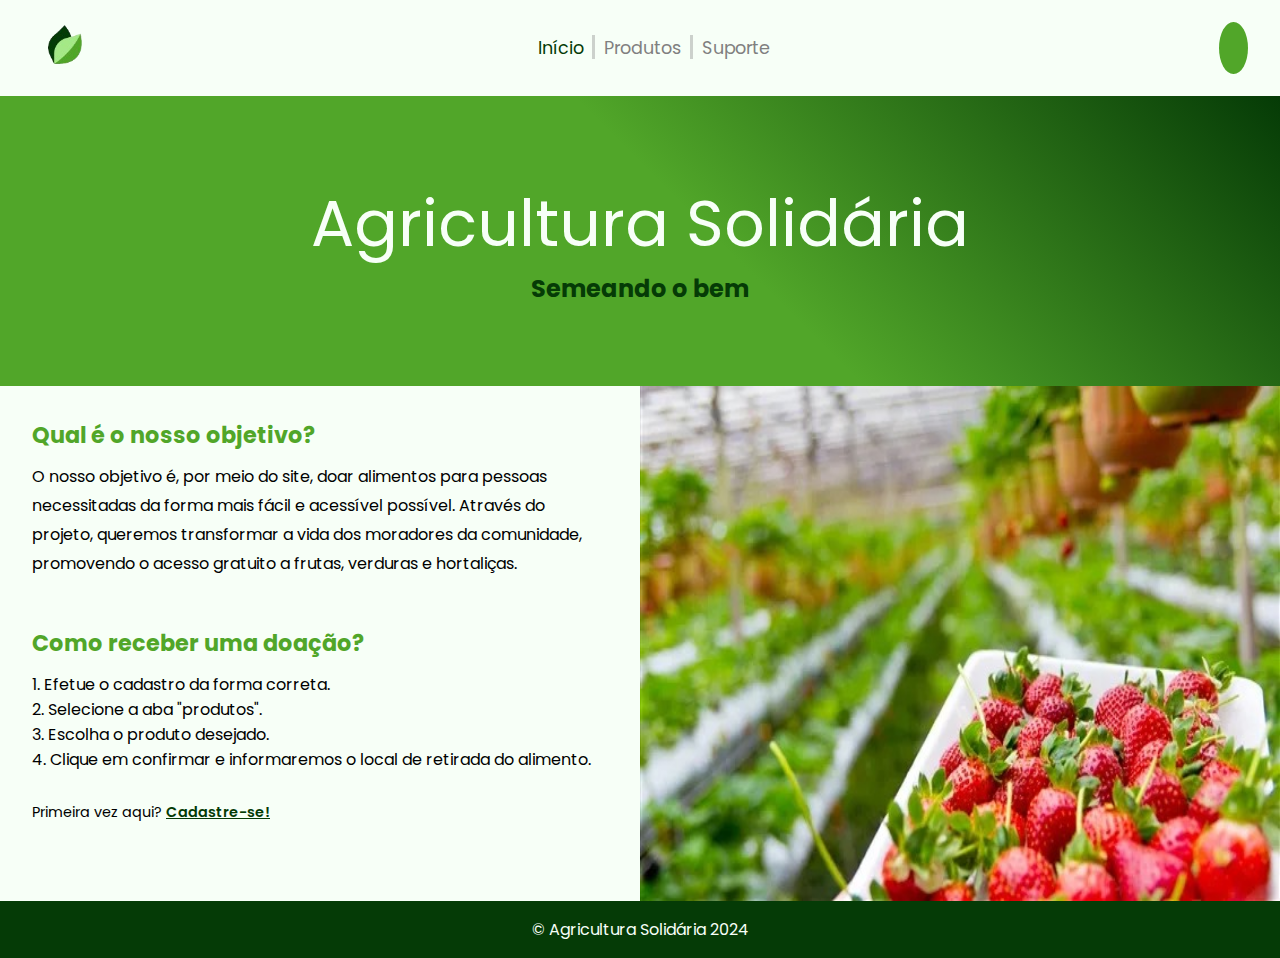
<file: src/index.html>
<!DOCTYPE html>
<html lang="en">

<head>
    <meta charset="UTF-8">
    <meta http-equiv="X-UA-Compatible" content="IE=edge">
    <meta name="viewport" content="width=device-width, initial-scale=1.0">
    <title>Agricultura Solidária</title>
    <link rel="stylesheet" href="estilos/style.css">
    <link rel="stylesheet" href="estilos/inicio.css">
    <!-- Font Awesome -->
    <link rel="stylesheet" href="https://cdnjs.cloudflare.com/ajax/libs/font-awesome/6.6.0/css/all.min.css"
        integrity="sha512-Kc323vGBEqzTmouAECnVceyQqyqdsSiqLQISBL29aUW4U/M7pSPA/gEUZQqv1cwx4OnYxTxve5UMg5GT6L4JJg=="
        crossorigin="anonymous" referrerpolicy="no-referrer" />
</head>

<body>
    <header>
        <img src="img/logotipo.png" alt="Logo do Projeto" class="logo">
        <nav>
            <ul class="menu-lista">
                <a class=actived-link href="index.html">
                    <li class="menu-item">Início</li>
                </a>
                <div class="barra"></div> <!-- barra para estilização -->
                <a href="produtos.html">
                    <li class="menu-item">Produtos</li>
                </a>
                <div class="barra"></div>
                <a href="suporte.html">
                    <li class="menu-item">Suporte</li>
                </a>
            </ul>
        </nav>
        <div class="icone-login">
            <a href="login.html"><i class="fa-solid fa-user"></i></a>
        </div>
    </header>

    <main class="inicio">
        <div class="titulos-container">
            <h1 class="titulo">Agricultura Solidária</h1>
            <h2>Semeando o bem</h2>
        </div>

        <section class="principal-container">
            <div class="principal-conteudo">
                <h3>Qual é o nosso objetivo?</h3>
                <p>
                    O nosso objetivo é, por meio do site, doar alimentos para pessoas necessitadas da forma mais fácil e
                    acessível possível. Através do projeto, queremos transformar a vida dos moradores da comunidade,
                    promovendo o acesso gratuito a frutas, verduras e hortaliças.
                </p>

                <h3>Como receber uma doação?</h3>
                <ol>
                    <li>Efetue o cadastro da forma correta.</li>
                    <li>Selecione a aba "produtos".</li>
                    <li>Escolha o produto desejado.</li>
                    <li>Clique em confirmar e informaremos o local de retirada do alimento.</li>
                </ol>

                <p class="link-para-cadastro">
                    Primeira vez aqui? <a href="cadastro.html">Cadastre-se!</a>
                </p>
            </div>
            <div class="principal-imagem">
                <img src="img/morangos-bg.jpeg" alt="Morangos">
            </div>
        </section>

    </main>

    <footer>
        <p>&copy; Agricultura Solidária 2024</p>
    </footer>
</body>

</html>
</file>
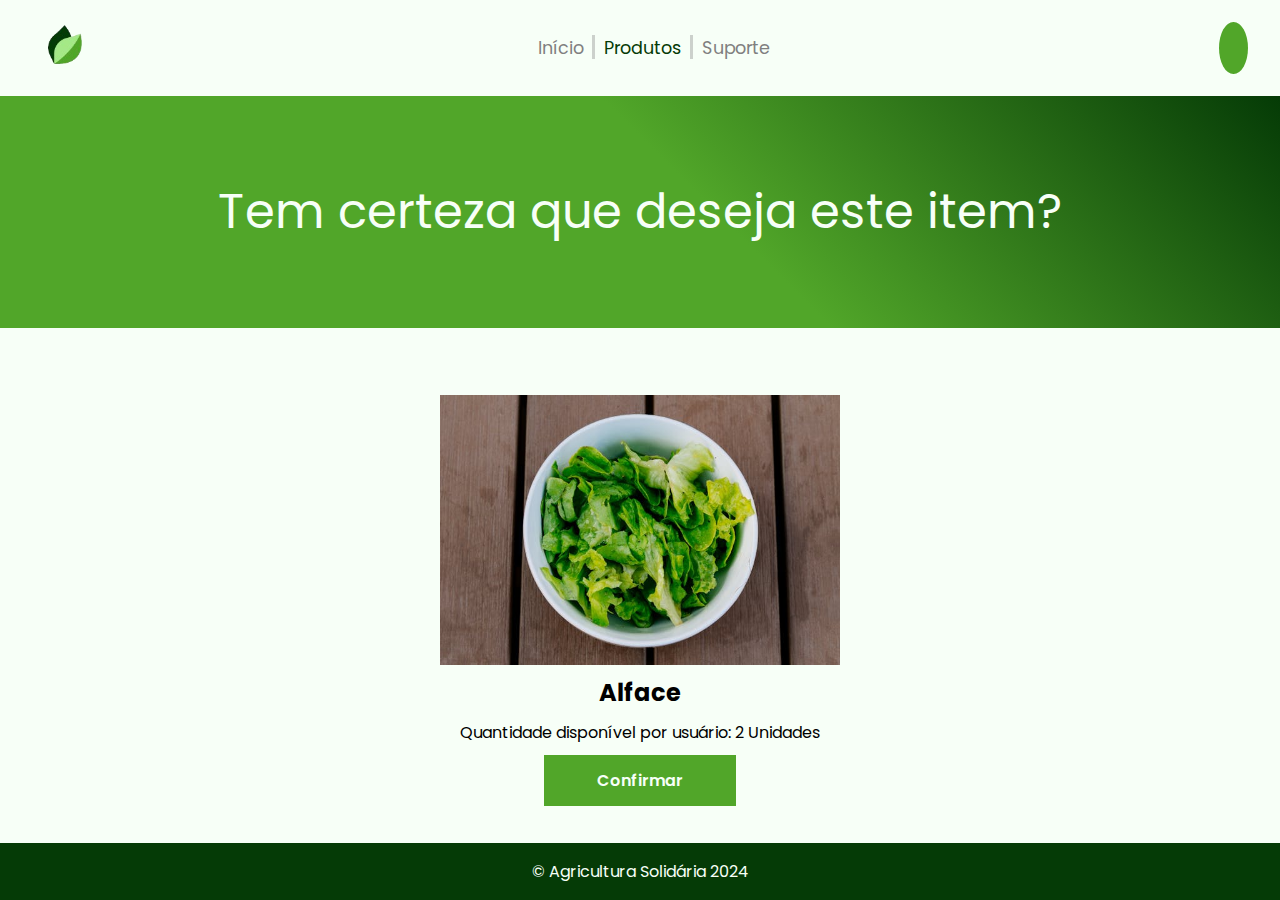
<file: src/alface.html>
<!DOCTYPE html>
<html lang="en">

<head>
    <meta charset="UTF-8">
    <meta http-equiv="X-UA-Compatible" content="IE=edge">
    <meta name="viewport" content="width=device-width, initial-scale=1.0">
    <title>Agricultura Solidária</title>
    <link rel="stylesheet" href="estilos/style.css">
    <link rel="stylesheet" href="estilos/produtos.css">
    <!-- Font Awesome -->
    <link rel="stylesheet" href="https://cdnjs.cloudflare.com/ajax/libs/font-awesome/6.6.0/css/all.min.css"
        integrity="sha512-Kc323vGBEqzTmouAECnVceyQqyqdsSiqLQISBL29aUW4U/M7pSPA/gEUZQqv1cwx4OnYxTxve5UMg5GT6L4JJg=="
        crossorigin="anonymous" referrerpolicy="no-referrer" />
</head>

<body>
    <header>
        <img src="img/logotipo.png" alt="Logo do Projeto" class="logo">
        <nav>
            <ul class="menu-lista">
                <a href="index.html">
                    <li class="menu-item">Início</li>
                </a>
                <div class="barra"></div> <!-- barra para estilização -->
                <a class=actived-link href="produtos.html">
                    <li class="menu-item">Produtos</li>
                </a>
                <div class="barra"></div>
                <a href="suporte.html">
                    <li class="menu-item">Suporte</li>
                </a>
            </ul>
        </nav>
        <div class="icone-login">
            <a href="login.html"><i class="fa-solid fa-user"></i></a>
        </div>
    </header>

    <main class="produtos">
        <div class="titulos-container">
            <h1 class="subtitulo">Tem certeza que deseja este item? </h1>
        </div>

        <div class=itens-confirm>
            <img src="img/alface.jpg" alt="alface">
            <h2>Alface</h1>
                <p>Quantidade disponível por usuário: 2 Unidades</p>
                <a href="confirm.html">Confirmar</a>

        </div>

    </main>

    <footer>
        <p>&copy; Agricultura Solidária 2024</p>
    </footer>
</body>

</html>
</file>
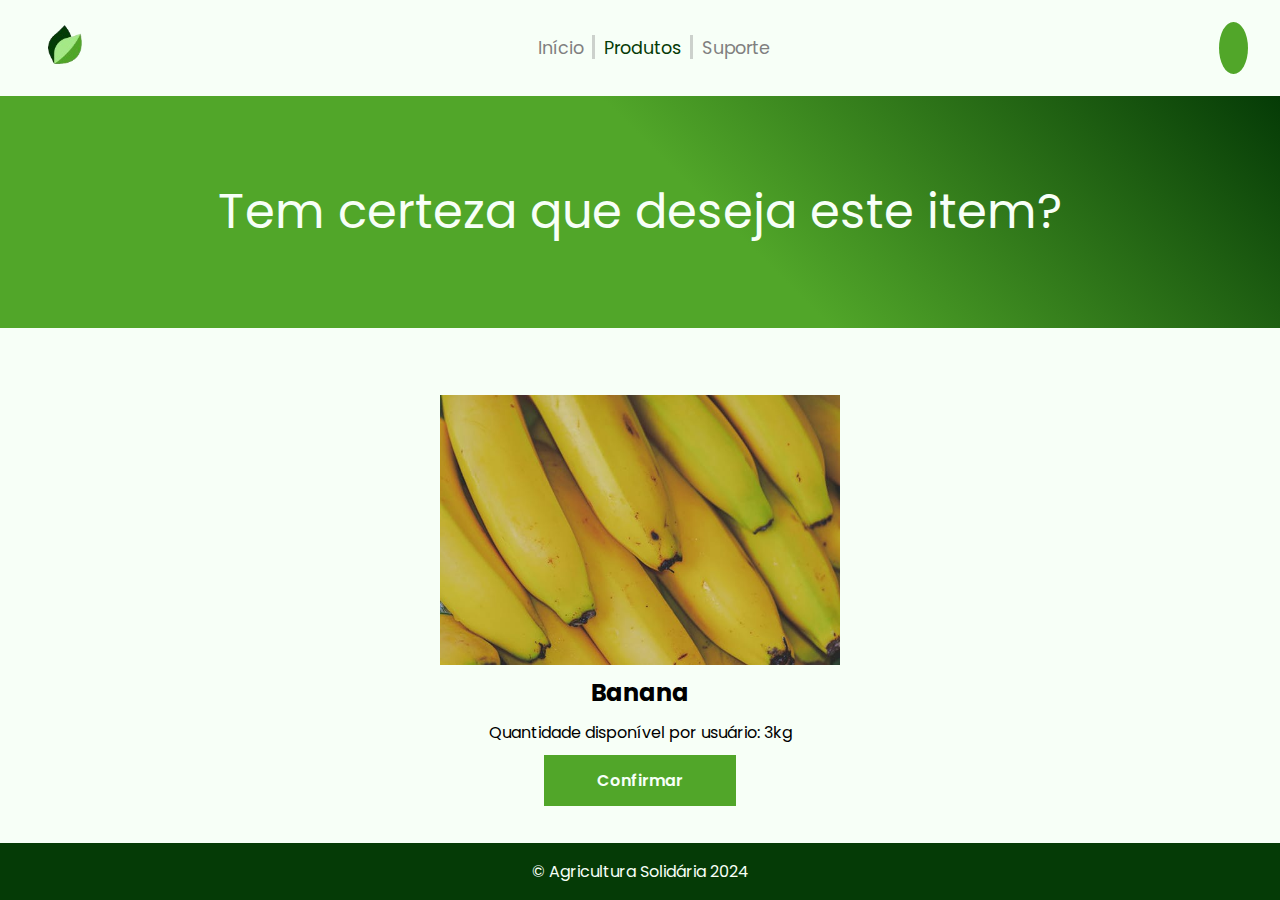
<file: src/banana.html>
<!DOCTYPE html>
<html lang="en">

<head>
    <meta charset="UTF-8">
    <meta http-equiv="X-UA-Compatible" content="IE=edge">
    <meta name="viewport" content="width=device-width, initial-scale=1.0">
    <title>Agricultura Solidária</title>
    <link rel="stylesheet" href="estilos/style.css">
    <link rel="stylesheet" href="estilos/produtos.css">
    <!-- Font Awesome -->
    <link rel="stylesheet" href="https://cdnjs.cloudflare.com/ajax/libs/font-awesome/6.6.0/css/all.min.css"
        integrity="sha512-Kc323vGBEqzTmouAECnVceyQqyqdsSiqLQISBL29aUW4U/M7pSPA/gEUZQqv1cwx4OnYxTxve5UMg5GT6L4JJg=="
        crossorigin="anonymous" referrerpolicy="no-referrer" />
</head>

<body>
    <header>
        <img src="img/logotipo.png" alt="Logo do Projeto" class="logo">
        <nav>
            <ul class="menu-lista">
                <a href="index.html">
                    <li class="menu-item">Início</li>
                </a>
                <div class="barra"></div> <!-- barra para estilização -->
                <a class=actived-link href="produtos.html">
                    <li class="menu-item">Produtos</li>
                </a>
                <div class="barra"></div>
                <a href="suporte.html">
                    <li class="menu-item">Suporte</li>
                </a>
            </ul>
        </nav>
        <div class="icone-login">
            <a href="login.html"><i class="fa-solid fa-user"></i></a>
        </div>
    </header>

    <main class="produtos">
        <div class="titulos-container">
            <h1 class="subtitulo">Tem certeza que deseja este item? </h1>
        </div>

        <div class=itens-confirm>
            <img src="img/banana.jpg" alt="banana">
            <h2>Banana</h1>
                <p>Quantidade disponível por usuário: 3kg</p>
                <a href="confirm.html">Confirmar</a>

        </div>

    </main>

    <footer>
        <p>&copy; Agricultura Solidária 2024</p>
    </footer>

</body>

</html>
</file>
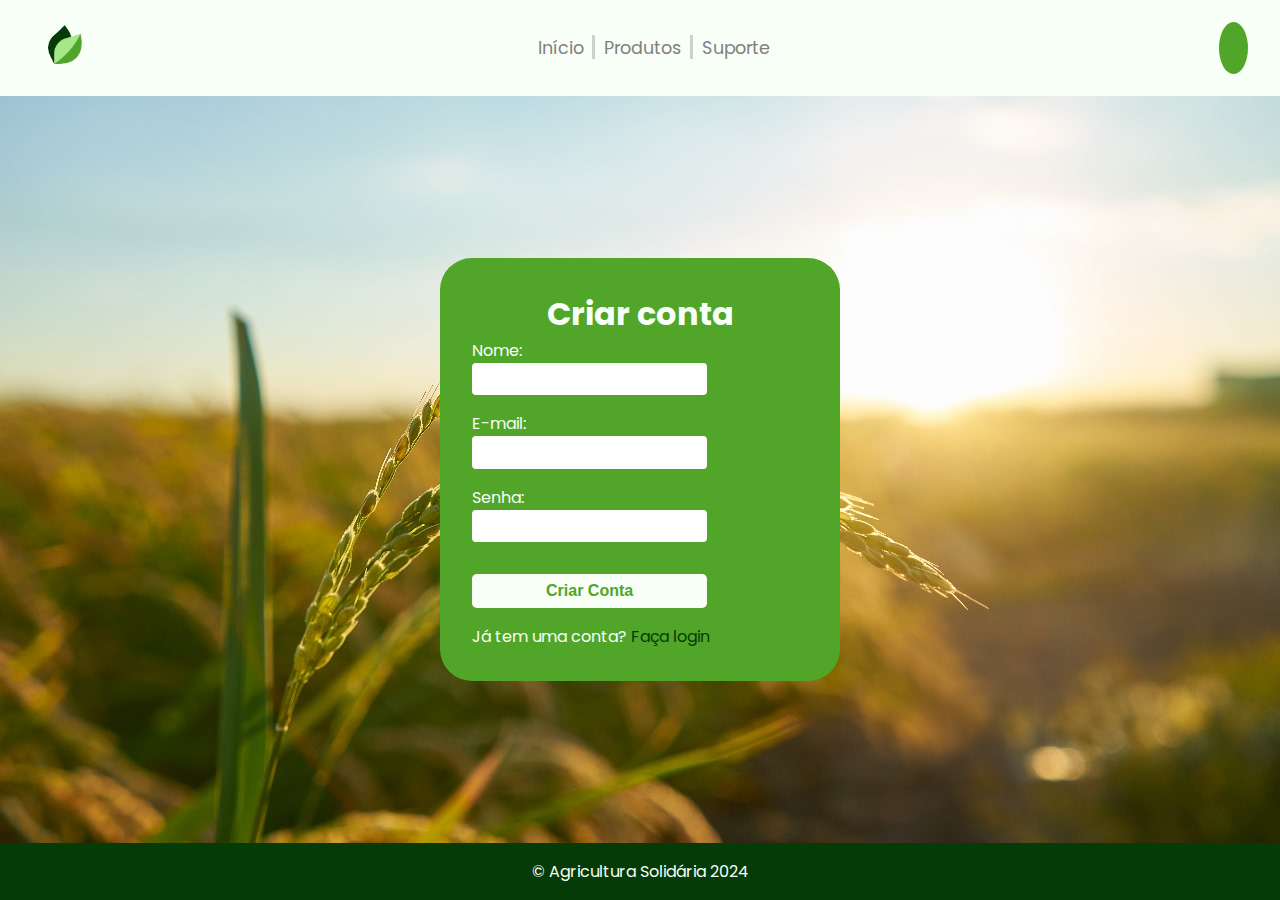
<file: src/cadastro.html>
<!DOCTYPE html>
<html lang="en">

<head>
    <meta charset="UTF-8">
    <meta http-equiv="X-UA-Compatible" content="IE=edge">
    <meta name="viewport" content="width=device-width, initial-scale=1.0">
    <title>Agricultura Solidária</title>
    <link rel="stylesheet" href="estilos/style.css">
    <link rel="stylesheet" href="estilos/cadastro.css">
    <!-- Font Awesome -->
    <link rel="stylesheet" href="https://cdnjs.cloudflare.com/ajax/libs/font-awesome/6.6.0/css/all.min.css"
        integrity="sha512-Kc323vGBEqzTmouAECnVceyQqyqdsSiqLQISBL29aUW4U/M7pSPA/gEUZQqv1cwx4OnYxTxve5UMg5GT6L4JJg=="
        crossorigin="anonymous" referrerpolicy="no-referrer" />
</head>

<body>
    <header>
        <img src="img/logotipo.png" alt="Logo do Projeto" class="logo">
        <nav>
            <ul class="menu-lista">
                <a href="index.html">
                    <li class="menu-item">Início</li>
                </a>
                <div class="barra"></div> <!-- barra para estilização -->
                <a href="produtos.html">
                    <li class="menu-item">Produtos</li>
                </a>
                <div class="barra"></div>
                <a href="suporte.html">
                    <li class="menu-item">Suporte</li>
                </a>
            </ul>
        </nav>
        <div class="icone-login">
            <a href="login.html"><i class="fa-solid fa-user"></i></a>
        </div>
    </header>

    <main class="cadastro">
        <form action="#" class="formulario">
            <h2>Criar conta</h2>
            <div class="input-container">
                <label for="usu-nome">Nome:</label>
                <input type="text" name="usu-nome" id="usu-nome">
            </div>
            <div class="input-container">
                <label for="usu-email">E-mail:</label>
                <input type="email" name="usu-email" id="usu-email">
            </div>
            <div class="input-container">
                <label for="usu-senha">Senha:</label>
                <input type="password" name="usu-senha" id="usu-senha">
            </div>

            <div class="botao-cadastro">
                <input type="button" value="Criar Conta">
            </div>
            <p>Já tem uma conta? <a href="login.html">Faça login</a></p>
        </form>
    </main>
    <footer>
        <p>&copy; Agricultura Solidária 2024</p>
    </footer>
</body>

</html>
</file>
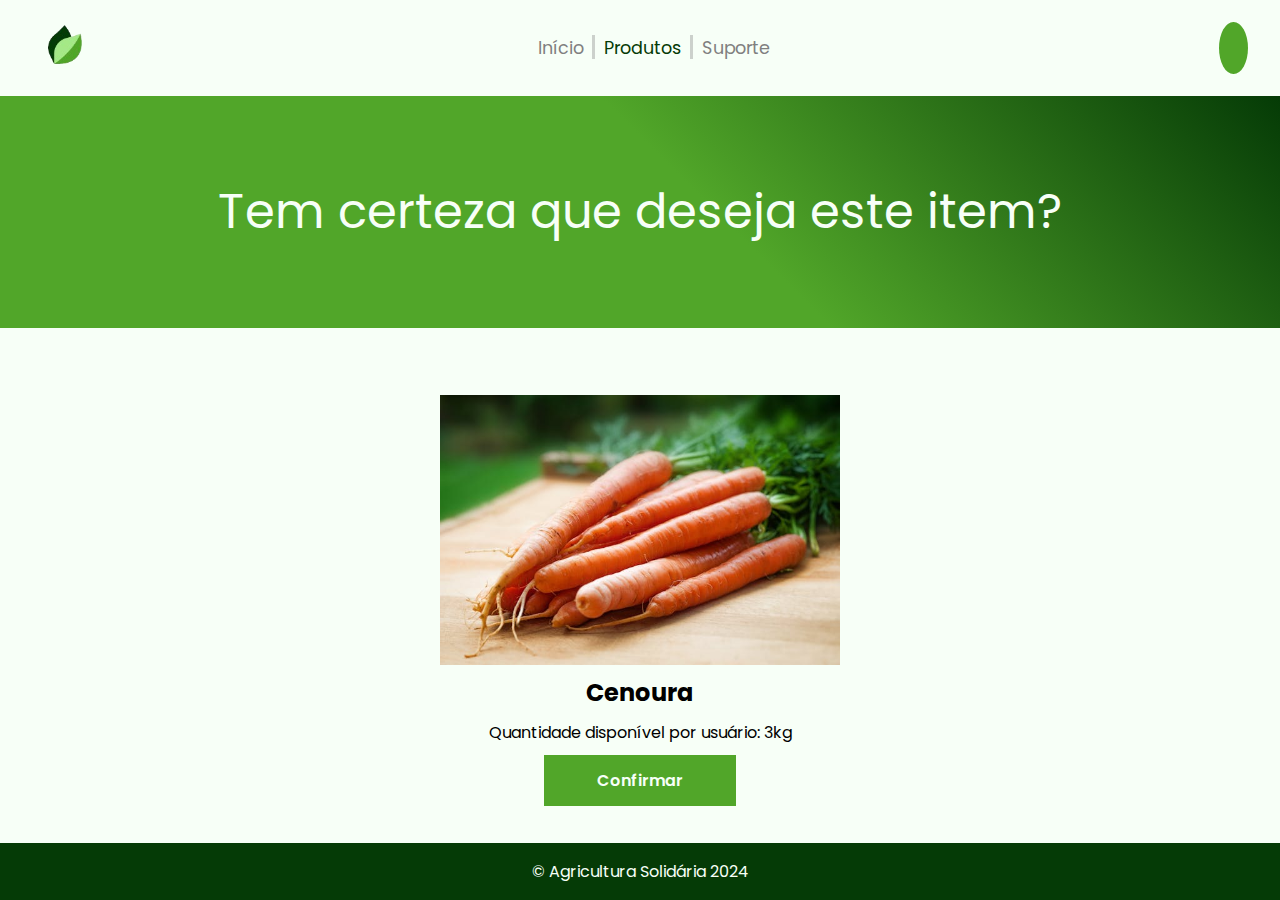
<file: src/cenoura.html>
<!DOCTYPE html>
<html lang="en">

<head>
    <meta charset="UTF-8">
    <meta http-equiv="X-UA-Compatible" content="IE=edge">
    <meta name="viewport" content="width=device-width, initial-scale=1.0">
    <title>Agricultura Solidária</title>
    <link rel="stylesheet" href="estilos/style.css">
    <link rel="stylesheet" href="estilos/produtos.css">
    <!-- Font Awesome -->
    <link rel="stylesheet" href="https://cdnjs.cloudflare.com/ajax/libs/font-awesome/6.6.0/css/all.min.css"
        integrity="sha512-Kc323vGBEqzTmouAECnVceyQqyqdsSiqLQISBL29aUW4U/M7pSPA/gEUZQqv1cwx4OnYxTxve5UMg5GT6L4JJg=="
        crossorigin="anonymous" referrerpolicy="no-referrer" />
</head>

<body>
    <header>
        <img src="img/logotipo.png" alt="Logo do Projeto" class="logo">
        <nav>
            <ul class="menu-lista">
                <a href="index.html">
                    <li class="menu-item">Início</li>
                </a>
                <div class="barra"></div> <!-- barra para estilização -->
                <a class=actived-link href="produtos.html">
                    <li class="menu-item">Produtos</li>
                </a>
                <div class="barra"></div>
                <a href="suporte.html">
                    <li class="menu-item">Suporte</li>
                </a>
            </ul>
        </nav>
        <div class="icone-login">
            <a href="login.html"><i class="fa-solid fa-user"></i></a>
        </div>
    </header>

    <main class="produtos">
        <div class="titulos-container">
            <h1 class="subtitulo">Tem certeza que deseja este item? </h1>
        </div>

        <div class=itens-confirm>
            <img src="img/cenoura.jpg" alt="cenoura">
            <h2>Cenoura</h1>
                <p>Quantidade disponível por usuário: 3kg</p>
                <a href="confirm.html">Confirmar</a>

        </div>

    </main>

    <footer>
        <p>&copy; Agricultura Solidária 2024</p>
    </footer>

</body>

</html>
</file>
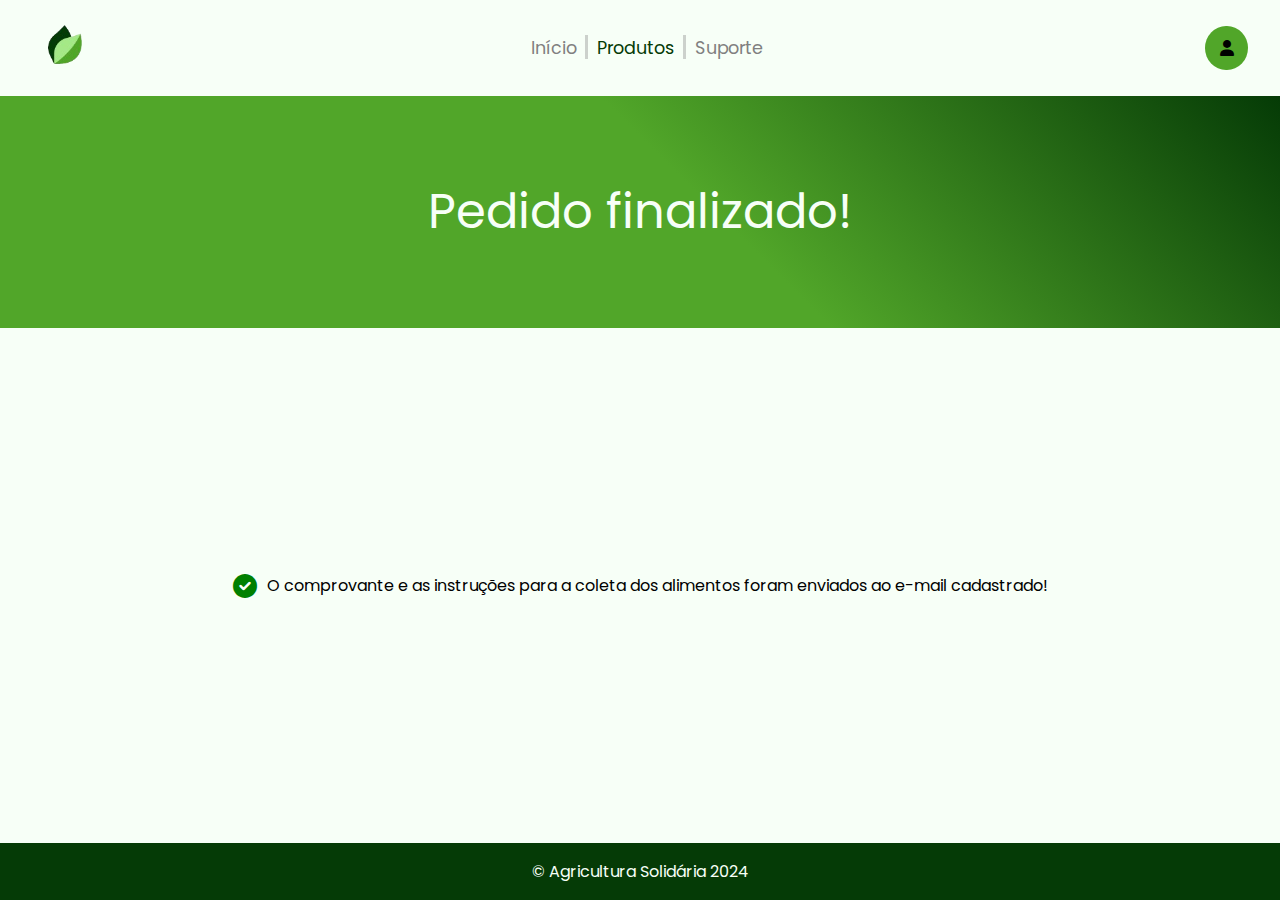
<file: src/confirm.html>
<!DOCTYPE html>
<html lang="en">

<head>
    <meta charset="UTF-8">
    <meta http-equiv="X-UA-Compatible" content="IE=edge">
    <meta name="viewport" content="width=device-width, initial-scale=1.0">
    <title>Agricultura Solidária</title>
    <link rel="stylesheet" href="estilos/style.css">
    <link rel="stylesheet" href="estilos/produtos.css">
    <link rel="stylesheet" href="https://cdnjs.cloudflare.com/ajax/libs/font-awesome/6.0.0-beta3/css/all.min.css">
    <!-- Font Awesome -->
    <link rel="stylesheet" href="https://cdnjs.cloudflare.com/ajax/libs/font-awesome/6.6.0/css/all.min.css"
        integrity="sha512-Kc323vGBEqzTmouAECnVceyQqyqdsSiqLQISBL29aUW4U/M7pSPA/gEUZQqv1cwx4OnYxTxve5UMg5GT6L4JJg=="
        crossorigin="anonymous" referrerpolicy="no-referrer" />
</head>

<body>
    <header>
        <img src="img/logotipo.png" alt="Logo do Projeto" class="logo">
        <nav>
            <ul class="menu-lista">
                <a href="index.html">
                    <li class="menu-item">Início</li>
                </a>
                <div class="barra"></div> <!-- barra para estilização -->
                <a class=actived-link href="produtos.html">
                    <li class="menu-item">Produtos</li>
                </a>
                <div class="barra"></div>
                <a href="suporte.html">
                    <li class="menu-item">Suporte</li>
                </a>
            </ul>
        </nav>
        <div class="icone-login">
            <a href="login.html"><i class="fa-solid fa-user"></i></a>
        </div>
    </header>

    <main class="produtos">
        <div class="titulos-container">
            <h1 class="subtitulo">Pedido finalizado!</h1>
        </div>




        <div class="checkmark">
            <p>O comprovante e as instruções para a coleta dos alimentos foram enviados ao e-mail cadastrado!</p>
            <i class="fas fa-check-circle" style="color: green; font-size: 24px;"></i>
        </div>



        </section>


    </main>
    <footer>
        <p>&copy; Agricultura Solidária 2024</p>
    </footer>
</body>

</html>
</file>
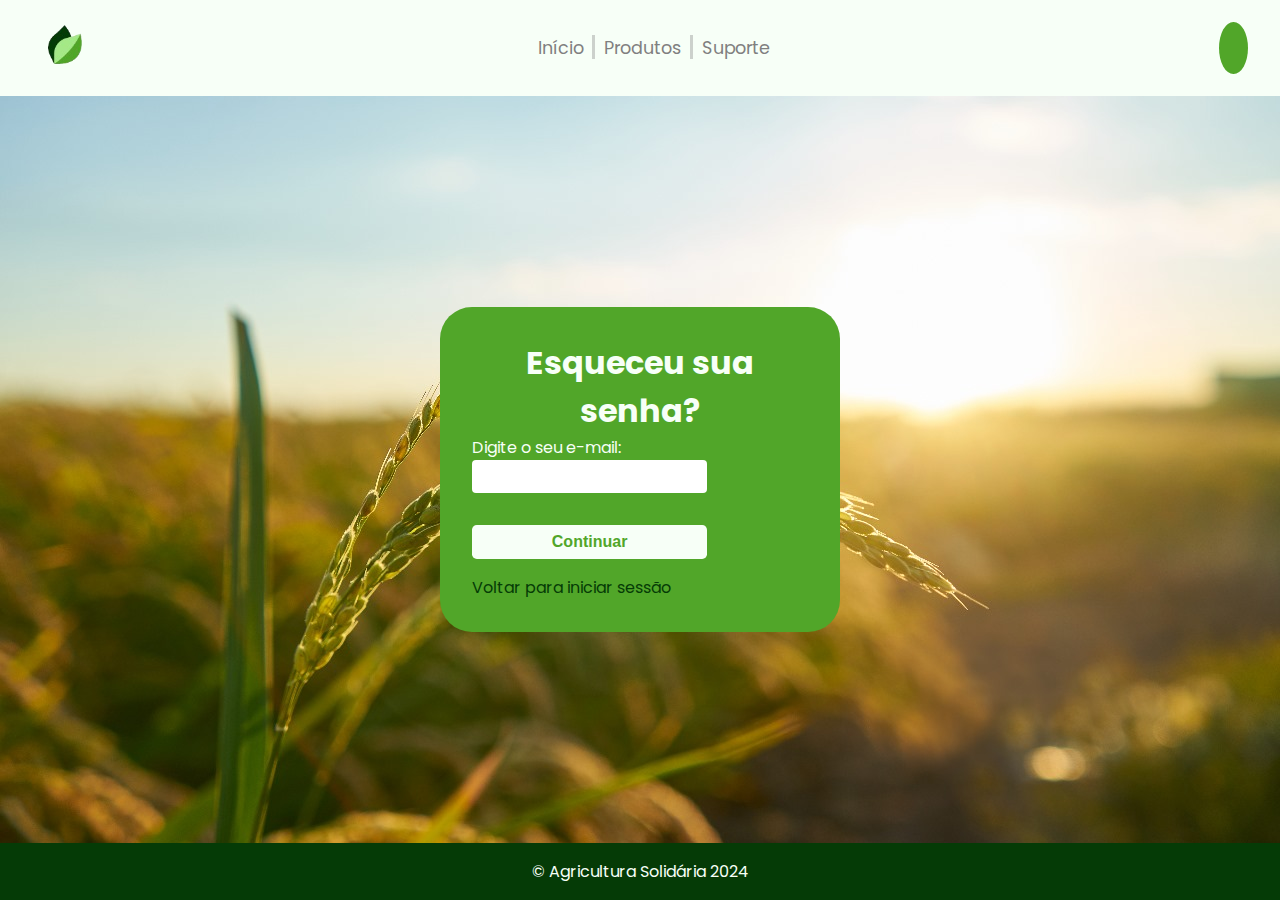
<file: src/forgotpassword.html>
<!DOCTYPE html>
<html lang="en">

<head>
    <meta charset="UTF-8">
    <meta http-equiv="X-UA-Compatible" content="IE=edge">
    <meta name="viewport" content="width=device-width, initial-scale=1.0">
    <title>Agricultura Solidária</title>
    <link rel="stylesheet" href="estilos/style.css">
    <link rel="stylesheet" href="estilos/cadastro.css">
    <!-- Font Awesome -->
    <link rel="stylesheet" href="https://cdnjs.cloudflare.com/ajax/libs/font-awesome/6.6.0/css/all.min.css"
        integrity="sha512-Kc323vGBEqzTmouAECnVceyQqyqdsSiqLQISBL29aUW4U/M7pSPA/gEUZQqv1cwx4OnYxTxve5UMg5GT6L4JJg=="
        crossorigin="anonymous" referrerpolicy="no-referrer" />

    <style>
        .formulario {
            margin: 4em;
        }
    </style>
</head>

<body>
    <header>
        <img src="img/logotipo.png" alt="Logo do Projeto" class="logo">
        <nav>
            <ul class="menu-lista">
                <a href="index.html">
                    <li class="menu-item">Início</li>
                </a>
                <div class="barra"></div> <!-- barra para estilização -->
                <a href="produtos.html">
                    <li class="menu-item">Produtos</li>
                </a>
                <div class="barra"></div>
                <a href="suporte.html">
                    <li class="menu-item">Suporte</li>
                </a>
            </ul>
        </nav>
        <div class="icone-login">
            <a href="login.html"><i class="fa-solid fa-user"></i></a>
        </div>
    </header>

    <main class="forgot">
        <form action="#" class="formulario">
            <h2>Esqueceu sua senha?</h2>
            <div class="input-container">
                <label for="usu-email">Digite o seu e-mail:</label>
                <input type="email" name="usu-email" id="usu-email">
            </div>


            <div class="botao-forgot">
                <input type="button" value="Continuar">
            </div>
            <a href="login.html">Voltar para iniciar sessão</a>
        </form>
    </main>
    <footer>
        <p>&copy; Agricultura Solidária 2024</p>
    </footer>
</body>

</html>
</file>
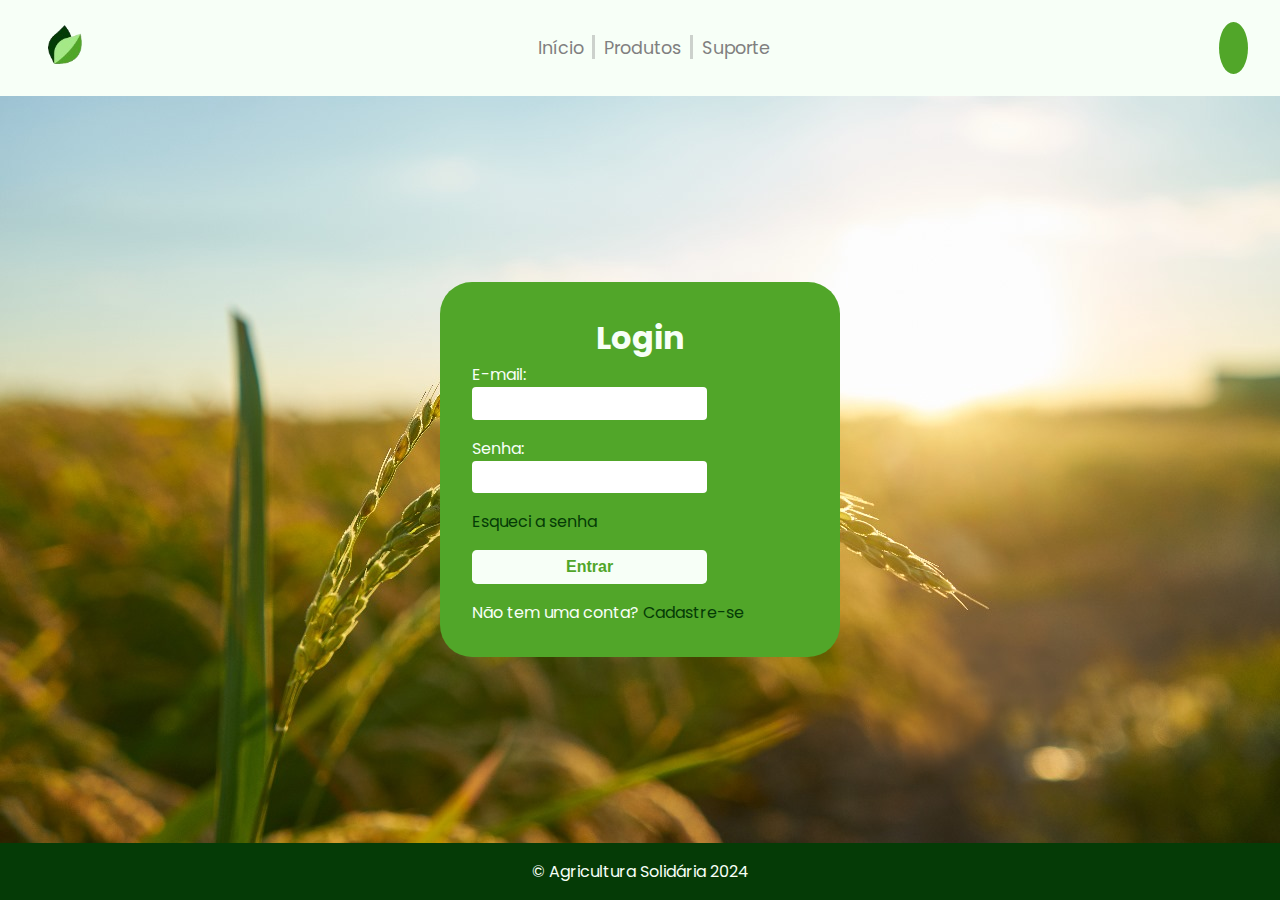
<file: src/login.html>
<!DOCTYPE html>
<html lang="en">

<head>
    <meta charset="UTF-8">
    <meta http-equiv="X-UA-Compatible" content="IE=edge">
    <meta name="viewport" content="width=device-width, initial-scale=1.0">
    <title>Agricultura Solidária</title>
    <link rel="stylesheet" href="estilos/style.css">
    <link rel="stylesheet" href="estilos/cadastro.css">
    <!-- Font Awesome -->
    <link rel="stylesheet" href="https://cdnjs.cloudflare.com/ajax/libs/font-awesome/6.6.0/css/all.min.css"
        integrity="sha512-Kc323vGBEqzTmouAECnVceyQqyqdsSiqLQISBL29aUW4U/M7pSPA/gEUZQqv1cwx4OnYxTxve5UMg5GT6L4JJg=="
        crossorigin="anonymous" referrerpolicy="no-referrer" />

    <style>
        .formulario {
            margin: 4em;
        }
    </style>
</head>

<body>
    <header>
        <img src="img/logotipo.png" alt="Logo do Projeto" class="logo">
        <nav>
            <ul class="menu-lista">
                <a href="index.html">
                    <li class="menu-item">Início</li>
                </a>
                <div class="barra"></div> <!-- barra para estilização -->
                <a href="produtos.html">
                    <li class="menu-item">Produtos</li>
                </a>
                <div class="barra"></div>
                <a href="suporte.html">
                    <li class="menu-item">Suporte</li>
                </a>
            </ul>
        </nav>
        <div class="icone-login">
            <a href="login.html"><i class="fa-solid fa-user"></i></a>
        </div>
    </header>

    <main class="cadastro">
        <form action="#" class="formulario">
            <h2>Login</h2>
            <div class="input-container">
                <label for="usu-email">E-mail:</label>
                <input type="email" name="usu-email" id="usu-email">
            </div>
            <div class="input-container">
                <label for="usu-senha">Senha:</label>
                <input type="password" name="usu-senha" id="usu-senha">
            </div>

            <p class="esqueci-senha"> <a href="forgotpassword.html">Esqueci a senha</a></p>
            <div class="botao-cadastro">
                <input type="button" value="Entrar">
            </div>
            <p>Não tem uma conta? <a href="cadastro.html">Cadastre-se</a></p>
        </form>
    </main>
    <footer>
        <p>&copy; Agricultura Solidária 2024</p>
    </footer>
</body>

</html>
</file>
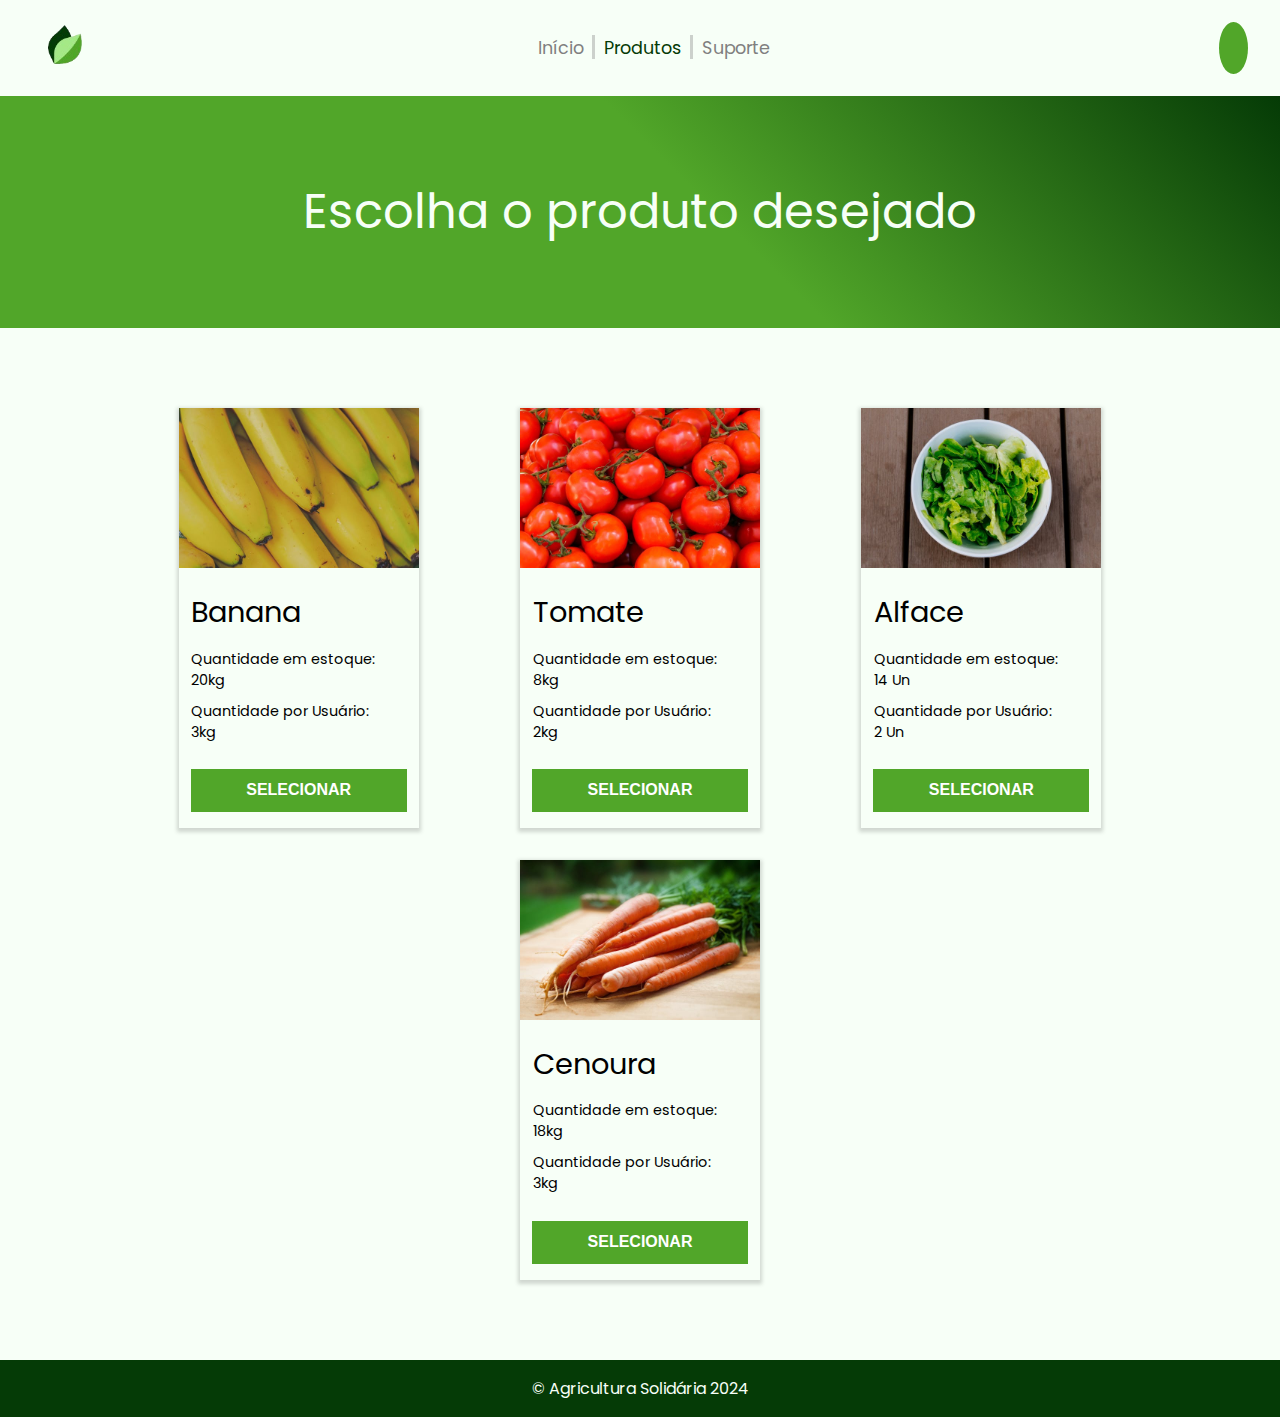
<file: src/produtos.html>
<!DOCTYPE html>
<html lang="en">

<head>
    <meta charset="UTF-8">
    <meta http-equiv="X-UA-Compatible" content="IE=edge">
    <meta name="viewport" content="width=device-width, initial-scale=1.0">
    <title>Agricultura Solidária</title>
    <link rel="stylesheet" href="estilos/style.css">
    <link rel="stylesheet" href="estilos/produtos.css">
    <!-- Font Awesome -->
    <link rel="stylesheet" href="https://cdnjs.cloudflare.com/ajax/libs/font-awesome/6.6.0/css/all.min.css"
        integrity="sha512-Kc323vGBEqzTmouAECnVceyQqyqdsSiqLQISBL29aUW4U/M7pSPA/gEUZQqv1cwx4OnYxTxve5UMg5GT6L4JJg=="
        crossorigin="anonymous" referrerpolicy="no-referrer" />
</head>

<body>
    <header>
        <img src="img/logotipo.png" alt="Logo do Projeto" class="logo">
        <nav>
            <ul class="menu-lista">
                <a href="index.html">
                    <li class="menu-item">Início</li>
                </a>
                <div class="barra"></div> <!-- barra para estilização -->
                <a class=actived-link href="produtos.html">
                    <li class="menu-item">Produtos</li>
                </a>
                <div class="barra"></div>
                <a href="suporte.html">
                    <li class="menu-item">Suporte</li>
                </a>
            </ul>
        </nav>
        <div class="icone-login">
            <a href="login.html"><i class="fa-solid fa-user"></i></a>
        </div>
    </header>

    <main class="produtos">
        <div class="titulos-container">
            <h1 class="subtitulo">Escolha o produto desejado</h1>
        </div>

        <section class="produtos-container">
            <div class="produto-card">
                <img src="img/banana.jpg" alt="banana">
                <div class="produto-descricao">
                    <h3 class="produto-nome">Banana</h3>
                    <p>Quantidade em estoque: 20kg</p>
                    <p>Quantidade por Usuário: 3kg</p>
                </div>
                <div class="botao-adicionar">
                    <button><a href="banana.html">SELECIONAR</a></button>
                </div>
            </div>
            <div class="produto-card">
                <img src="img/tomate.jpg" alt="tomate">
                <div class="produto-descricao">
                    <h3 class="produto-nome">Tomate</h3>
                    <p>Quantidade em estoque: 8kg</p>
                    <p>Quantidade por Usuário: 2kg</p>
                </div>
                <div class="botao-adicionar">
                    <button><a href="tomate.html">SELECIONAR</a></button>
                </div>
            </div>
            <div class="produto-card">
                <img src="img/alface.jpg" alt="alface">
                <div class="produto-descricao">
                    <h3 class="produto-nome">Alface</h3>
                    <p>Quantidade em estoque: 14 Un</p>
                    <p>Quantidade por Usuário:<br> 2 Un</p>
                </div>
                <div class="botao-adicionar">
                    <button><a href="alface.html">SELECIONAR</a></button>
                </div>
            </div>
            <div class="produto-card">
                <img src="img/cenoura.jpg" alt="Cenoura">
                <div class="produto-descricao">
                    <h3 class="produto-nome">Cenoura</h3>
                    <p>Quantidade em estoque: 18kg</p>
                    <p>Quantidade por Usuário: 3kg</p>
                </div>
                <div class="botao-adicionar">
                    <button><a href="cenoura.html">SELECIONAR</a></button>
                </div>
            </div>

        </section>


    </main>
    
    <footer>
        <p>&copy; Agricultura Solidária 2024</p>
    </footer>
</body>

</html>
</file>
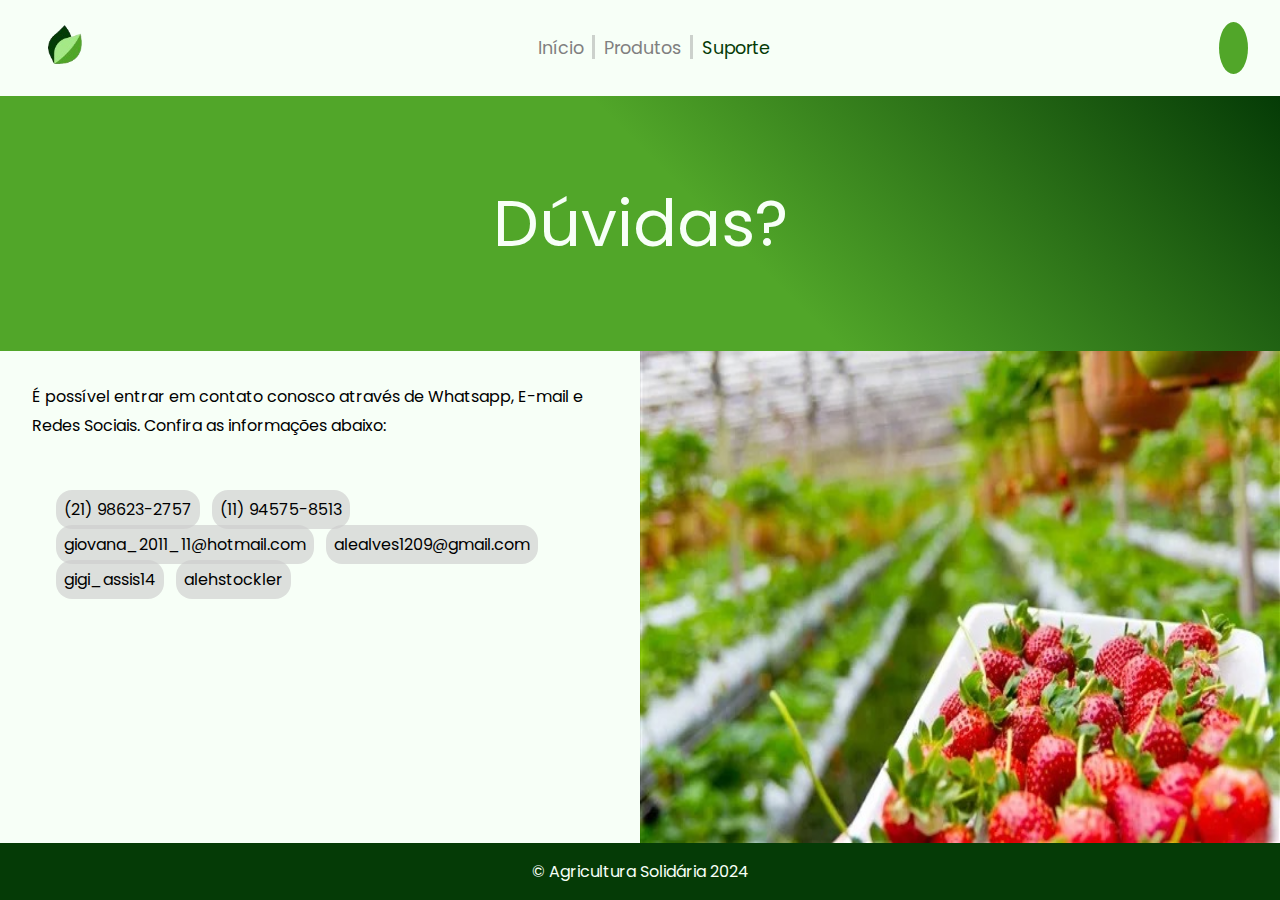
<file: src/suporte.html>
<!DOCTYPE html>
<html lang="en">

<head>
    <meta charset="UTF-8">
    <meta http-equiv="X-UA-Compatible" content="IE=edge">
    <meta name="viewport" content="width=device-width, initial-scale=1.0">
    <title>Agricultura Solidária</title>
    <link rel="stylesheet" href="estilos/style.css">
    <link rel="stylesheet" href="estilos/suporte.css">
    <link rel="stylesheet" href="estilos/inicio.css">
    <!-- Font Awesome -->
    <link rel="stylesheet" href="https://cdnjs.cloudflare.com/ajax/libs/font-awesome/6.6.0/css/all.min.css"
        integrity="sha512-Kc323vGBEqzTmouAECnVceyQqyqdsSiqLQISBL29aUW4U/M7pSPA/gEUZQqv1cwx4OnYxTxve5UMg5GT6L4JJg=="
        crossorigin="anonymous" referrerpolicy="no-referrer" />
</head>

<body>
    <header>
        <img src="img/logotipo.png" alt="Logo do Projeto" class="logo">
        <nav>
            <ul class="menu-lista">
                <a href="index.html">
                    <li class="menu-item">Início</li>
                </a>
                <div class="barra"></div> <!-- barra para estilização -->
                <a href="produtos.html">
                    <li class="menu-item">Produtos</li>
                </a>
                <div class="barra"></div>
                <a class=actived-link href="suporte.html">
                    <li class="menu-item">Suporte</li>
                </a>
            </ul>
        </nav>
        <div class="icone-login">
            <a href="login.html"><i class="fa-solid fa-user"></i></a>
        </div>
    </header>

    <main class="suporte">
        <div class="titulos-container">
            <h1 class="titulo">Dúvidas?</h1>
        </div>

        <section class="principal-container">
            <div class="principal-conteudo">
                <p>
                    É possível entrar em contato conosco através de Whatsapp, E-mail e Redes Sociais. Confira as
                    informações abaixo:
                </p>
                <div class="contatos">
                    <div class="contato-whats">
                        <i class="fa-brands fa-whatsapp"></i>
                        <span>(21) 98623-2757</span>
                        <span>(11) 94575-8513</span>
                    </div>
                    <div class="contato-email">
                        <i class="fa-regular fa-envelope"></i>
                        <span>giovana_2011_11@hotmail.com</span>
                        <span>alealves1209@gmail.com</span>
                    </div>
                    <div class="contato-insta">
                        <i class="fa-brands fa-instagram"></i>
                        <span>gigi_assis14</span>
                        <span>alehstockler</span>
                    </div>
                </div>
            </div>
            <div class="principal-imagem">
                <img src="img/morangos-bg.jpeg" alt="Morangos">
            </div>
        </section>
    </main>

    <footer>
        <p>&copy; Agricultura Solidária 2024</p>
    </footer>
</body>

</html>
</file>
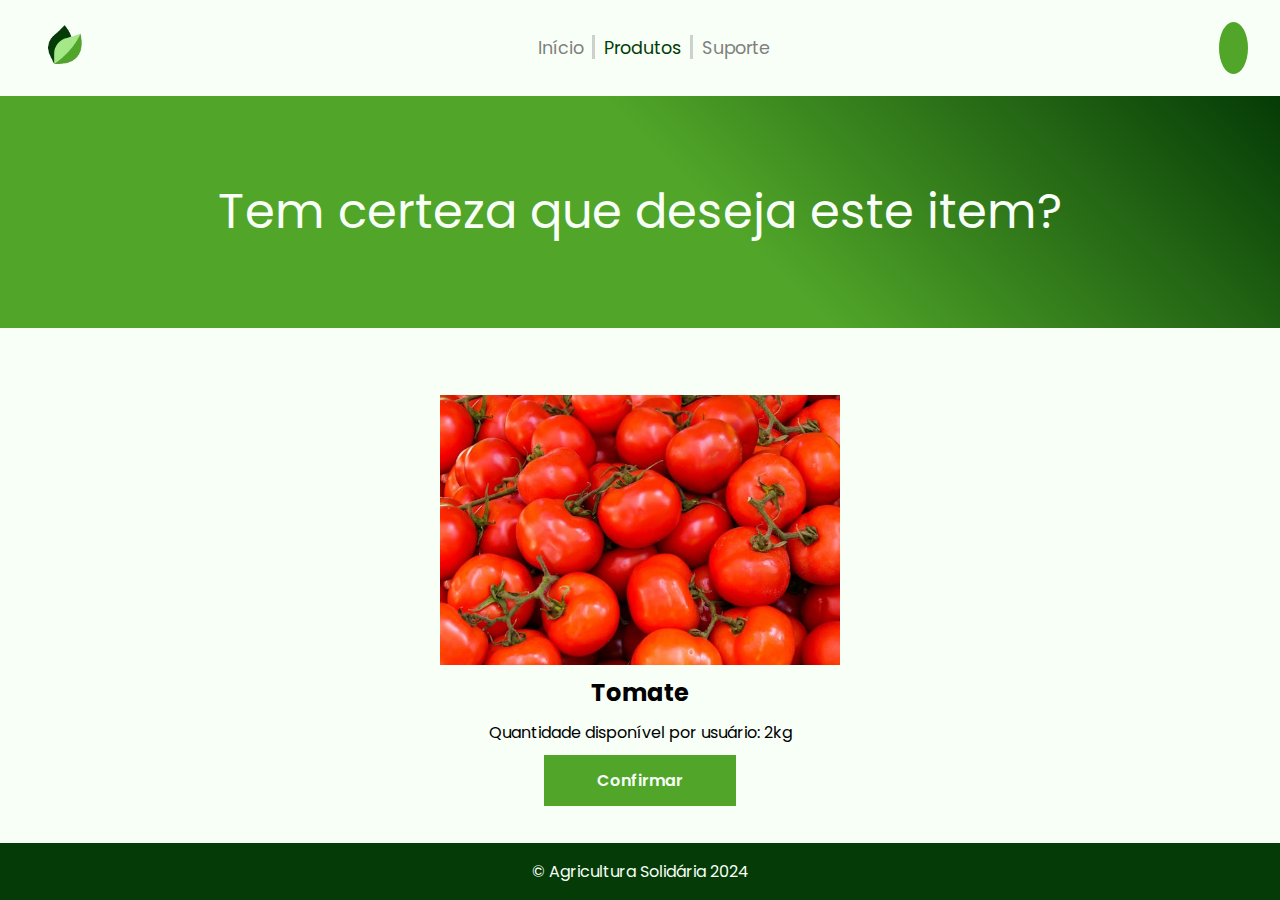
<file: src/tomate.html>
<!DOCTYPE html>
<html lang="en">

<head>
    <meta charset="UTF-8">
    <meta http-equiv="X-UA-Compatible" content="IE=edge">
    <meta name="viewport" content="width=device-width, initial-scale=1.0">
    <title>Agricultura Solidária</title>
    <link rel="stylesheet" href="estilos/style.css">
    <link rel="stylesheet" href="estilos/produtos.css">
    <!-- Font Awesome -->
    <link rel="stylesheet" href="https://cdnjs.cloudflare.com/ajax/libs/font-awesome/6.6.0/css/all.min.css"
        integrity="sha512-Kc323vGBEqzTmouAECnVceyQqyqdsSiqLQISBL29aUW4U/M7pSPA/gEUZQqv1cwx4OnYxTxve5UMg5GT6L4JJg=="
        crossorigin="anonymous" referrerpolicy="no-referrer" />
</head>

<body>
    <header>
        <img src="img/logotipo.png" alt="Logo do Projeto" class="logo">
        <nav>
            <ul class="menu-lista">
                <a href="index.html">
                    <li class="menu-item">Início</li>
                </a>
                <div class="barra"></div> <!-- barra para estilização -->
                <a class=actived-link href="produtos.html">
                    <li class="menu-item">Produtos</li>
                </a>
                <div class="barra"></div>
                <a href="suporte.html">
                    <li class="menu-item">Suporte</li>
                </a>
            </ul>
        </nav>
        <div class="icone-login">
            <a href="login.html"><i class="fa-solid fa-user"></i></a>
        </div>
    </header>

    <main class="produtos">
        <div class="titulos-container">
            <h1 class="subtitulo">Tem certeza que deseja este item? </h1>
        </div>

        <div class=itens-confirm>
            <img src="img/tomate.jpg" alt="tomate">
            <h2>Tomate</h1>
                <p>Quantidade disponível por usuário: 2kg</p>
                <a href="confirm.html">Confirmar</a>

        </div>

    </main>


    <footer>
        <p>&copy; Agricultura Solidária 2024</p>
    </footer>
</body>

</html>
</file>
<file: src/estilos/style.css>
/* fonte Poppins do Google Fonts */
@import url('https://fonts.googleapis.com/css2?family=Poppins:ital,wght@0,100;0,200;0,300;0,400;0,500;0,600;0,700;0,800;0,900;1,100;1,200;1,300;1,400;1,500;1,600;1,700;1,800;1,900&display=swap');


:root {
    --verde-claro: #51A629;
    --verde-escuro: #053B06;
    --branco: #F7FFF7;
}

* {
    margin: 0;
    padding: 0;
    box-sizing: border-box;
}

body {
    width: 100%;
    height: 100vh;
    font-family: "Poppins", sans-serif;
    background-color: var(--branco);
    flex-direction: column;
    display: flex;
}

main {
    flex: 1;
    display: flex;
    flex-direction: column;
}

header {
    background-color: var(--branco);
    display: flex;
    align-items: center;
    justify-content: space-between;
    padding-right: 2em;
    height: 6em;
}

.logo {
    width: 8em;
}

.menu-lista {
    display: flex;
    padding-right: 3em;
}

.menu-lista a {
    text-decoration: none;
}

.menu-item {
    color: gray;
    font-size: 1.1em;
    list-style-type: none;
    padding-left: .5em;
    cursor: pointer;
    transition: all .5s;
}

.menu-item:hover {
    color: var(--verde-escuro);
}

.barra {
    width: 0.2em;
    height: 1.5em;
    background-color: #8080805c;
    margin-left: 0.5em;
}

.icone-login i {
    color: black;
    background-color: var(--verde-claro);
    border-radius: 50%;
    padding: .9em;
    font-size: 1em;
    cursor: pointer;
}

.titulos-container {
    background: linear-gradient(45deg, #51A629 55%, #053B06);
    color: var(--verde-escuro);
    text-align: center;
    padding: 5em 0;
}

.titulo {
    color: var(--branco);
    font-weight: 400;
    font-size: 4em;
}

.subtitulo {
    color: var(--branco);
    font-weight: 400;
    font-size: 3em;
}

footer {
    background-color: var(--verde-escuro);
    color: var(--branco);
    text-align: center;
    padding: 1em;
    
}
</file>
<file: src/estilos/inicio.css>
.principal-container {
    width: 100%;
    display: flex;
    flex:1;
}

.principal-conteudo {
    width: 50%;
    padding: 2em;
}

.principal-conteudo h3 {
    color: var(--verde-claro);
    font-size: 1.4em;
    padding-bottom: .5em;
}

.principal-conteudo p {
    padding-bottom: 3em;
    line-height: 1.8em;
}

.principal-conteudo ol>li {
    list-style-position: inside;
}

.principal-imagem {
    width: 50%;
}

.principal-imagem img {
    width: 100%;
    height: 100%;
}

.link-para-cadastro {
    padding-top: 2em;
    font-size: .9em;
}

.link-para-cadastro a {
    color: var(--verde-escuro);
    font-weight: 600;
}

.actived-link li {
    color: #053B06;
}
</file>
<file: src/estilos/produtos.css>
.produtos-container {
    display: flex;
    align-items: center;
    justify-content: space-around;
    gap: 2em 2em;
    flex-wrap: wrap;
    width: 90%;
    margin: auto;
    padding: 5em;
}

.produto-card {
    box-shadow: 0px 2px 4px 2px #00000029;
    background-color: var(--branco);
    width: 15em;
}

.produto-descricao {
    padding: 1em 2em 1em 0.8em;
    /* shorthand: top right bottom left */
}

.produto-card p {
    font-size: .9em;
    padding-bottom: .7em;
}

.produto-nome {
    font-size: 1.8em;
    font-weight: 400;
    padding-bottom: .5em;
}

.produto-card img {
    width: 100%;
}

.botao-adicionar {
    display: flex;
    align-items: center;
    justify-content: center;
    padding-bottom: 1em;
}

.botao-adicionar button {
    width: 90%;
    text-align: center;
    outline: 0;
    border: 0;
    background-color: var(--verde-claro);
    color: var(--branco);
    font-size: 1em;
    font-weight: 600;
    padding: .8em;
    cursor: pointer;
}

.botao-adicionar a {
    text-decoration: none;
    color: white;
}



.actived-link li {
    color: #053B06;
}

.itens-confirm {
    display: flex;
    align-items: center;
    justify-content: center;
    flex-direction: column;
    flex:1;
    gap:10px;

}

.itens-confirm img {
    width: 400px;
    height: 300px;
    padding-top: 30px;

}

.itens-confirm a {
    width: 15%;
    text-align: center;
    outline: 0;
    border: 0;
    background-color: var(--verde-claro);
    color: var(--branco);
    font-size: 1em;
    font-weight: 600;
    padding: .8em;
    cursor: pointer;
    text-decoration: none;
    display: flex;
    align-items: center;
    flex-direction: column;
}

.checkmark {
    display: flex;
    flex-direction: row-reverse;
    align-items: center;
    justify-content: center;
    flex:1;
}

.checkmark i {
    padding-right: 10px;
}
</file>
<file: src/estilos/cadastro.css>
.cadastro {
    display: flex;
    align-items: center;
    justify-content: center;
    background-image: url(../img/agricultura-bg.jpeg);
    background-repeat: no-repeat;
    background-size: cover;
}

.formulario {
    width: 25em;
    background-color: var(--verde-claro);
    color: var(--branco);
    padding: 2em;
    margin: 2.7em 0;
    border-radius: 2em;
}

.formulario h2 {
    text-align: center;
    font-size: 2em;
}

.input-container {
    display: flex;
    flex-direction: column;
    width: 70%;
    padding-bottom: 1em;
}

.input-container input {
    outline: 0;
    border: 2px solid transparent;
    border-radius: .3em;
    padding: .5em;
}

.botao-cadastro input {
    width: 70%;
    outline: 0;
    background-color: var(--branco);
    color: var(--verde-claro);
    border: 0;
    padding: .5em;
    font-size: 1em;
    font-weight: 600;
    cursor: pointer;
    border-radius: .3em;
    margin: 1em 0;
    transition: all .2s ease;
}

.botao-cadastro input:hover {
    background-color: var(--verde-escuro);
    color: var(--branco);
}

.botao-forgot input {
    width: 70%;
    outline: 0;
    background-color: var(--branco);
    color: var(--verde-claro);
    border: 0;
    padding: .5em;
    font-size: 1em;
    font-weight: 600;
    cursor: pointer;
    border-radius: .3em;
    margin: 1em 0;
    transition: all .2s ease;
}

.botao-forgot input:hover {
    background-color: var(--verde-escuro);
    color: var(--branco);
}


.formulario p>a {
    text-decoration: none;
    color: var(--verde-escuro);
}

.esqueci-senha {
    color: var(--verde-escuro);
    cursor: pointer;
}

.esqueci-senha:hover {
    text-decoration: underline;
}

.forgot {
    display: flex;
    align-items: center;
    justify-content: center;
    background-image: url(../img/agricultura-bg.jpeg);
    background-repeat: no-repeat;
    background-size: cover;
}

.forgot a {
    color: #053B06;
    text-decoration: none;

}
</file>
<file: src/estilos/suporte.css>
.contatos i {
    font-size: 1.5em;
    padding-right: 1em;
    padding-bottom: 2em;
}

.contatos span {
    background-color: rgba(204, 204, 204, 0.637);
    padding: .5em;
    border-radius: 1em;
    user-select: none;
    margin-right: .5em;
}

.actived-link li {
    color: #053B06;
}
</file>
